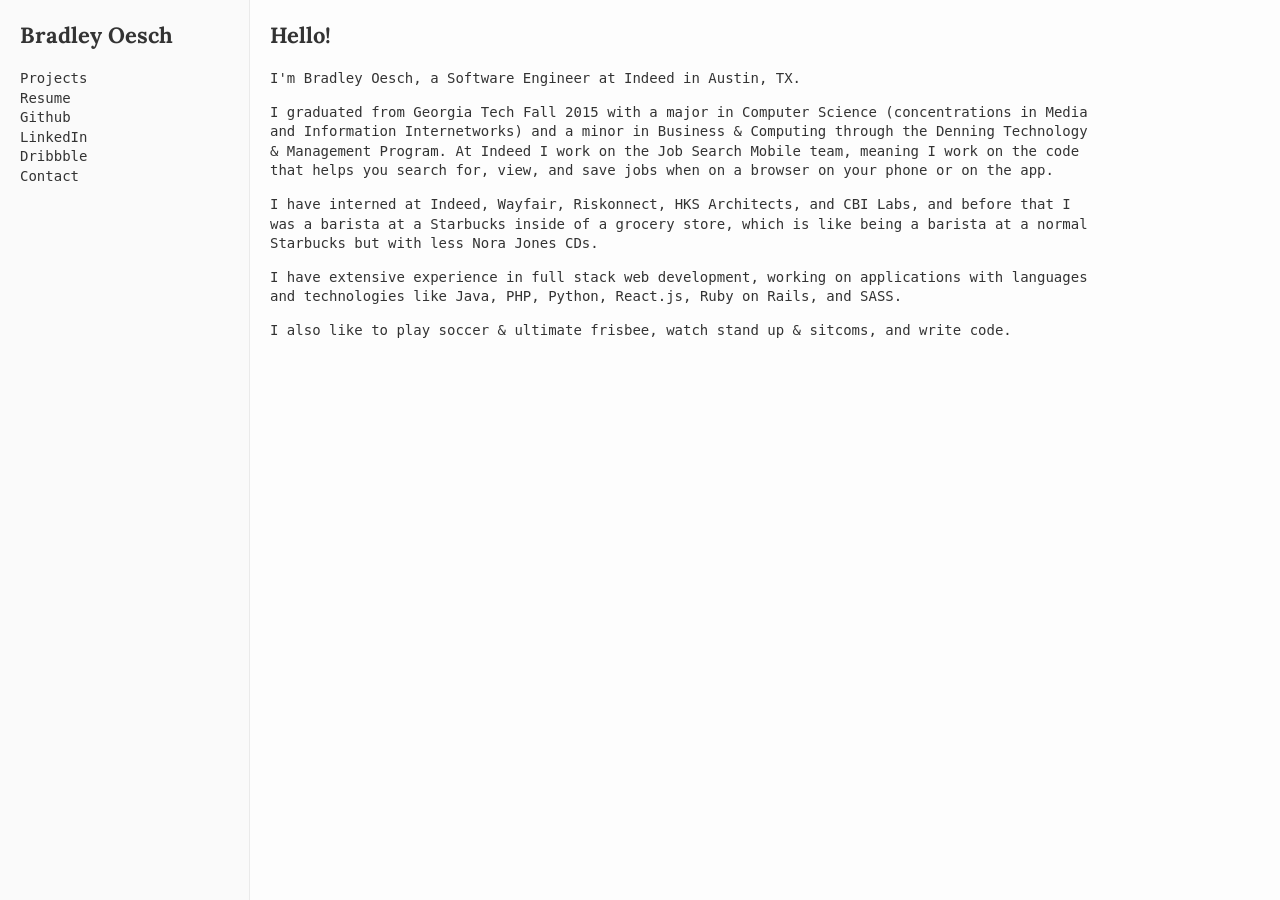
<file: index.html>
<!DOCTYPE html>
<html>
<head>
  <meta charset="utf-8" />
  <title>Bradley Oesch - Home</title>
  <meta name="description" content="Home website for Bradley Oesch">
  <meta name="viewport" content="width=device-width">
  <link rel="stylesheet" type="text/css" href="css/normalize.css">
  <link rel="stylesheet" href="css/styles.css">
  <link href='https://fonts.googleapis.com/css?family=Lora:400,700' rel='stylesheet' type='text/css'>
</head>
<body>
  <aside class="sidebar">
    <h2><a href="/">Bradley Oesch</a></h2>
    <nav>
      <ul>
        <li><a href="/projects">Projects</a></li>
        <li><a href="/resume">Resume</a></li>
        <li><a href="https://github.com/bradleyoesch/" target="_blank">Github</a></li>
        <li><a href="https://www.linkedin.com/pub/bradley-oesch/63/a98/45" target="_blank">LinkedIn</a></li>
        <li><a href="https://dribbble.com/BradleyOesch" target="_blank">Dribbble</a></li>
        <li><a href="mailto:bradley.oesch@gmail.com" target="_blank">Contact</a></li>
      </ul>
    </nav>
  </aside>
  <section class="main">
    <div class="main-subsection">
      <h2>Hello!</h2>

      <p>I'm Bradley Oesch, a Software Engineer at <a href="http://www.indeed.com/" target="_blank">Indeed</a> in Austin, TX.</p>

      <p>I graduated from <a href="http://espn.go.com/college-football/boxscore?gameId=400547779" target="_blank">Georgia Tech</a> Fall 2015 with a major in Computer Science (concentrations in Media and Information Internetworks) and a minor in Business & Computing through the <a href="http://www.scheller.gatech.edu/centers-initiatives/technology-management-program/" target="_blank">Denning Technology & Management Program</a>. At Indeed I work on the Job Search Mobile team, meaning I work on the code that helps you search for, view, and save jobs when on <a href="http://www.indeed.com/m/" target="_blank">a browser on your phone</a> or on <a href="http://www.indeed.com/mobile" target="_blank">the app</a>.</p>

      <p>I have interned at <a href="http://www.indeed.com/" target="_blank">Indeed</a>, <a href="http://www.wayfair.com/" target="_blank">Wayfair</a>, <a href="http://www.riskonnect.com/" target="_blank">Riskonnect</a>, <a href="http://www.hksinc.com/" target="_blank">HKS Architects</a>, and <a href="http://www.cbiskincare.com/" target="_blank">CBI Labs</a>, and before that I was a barista at a <a href="http://www.gannett-cdn.com/-mm-/675d1ddece3642a41c48fc2b95c53822944500cc/c%3D744-174-3000-1872%26r%3Dx404%26c%3D534x401/local/-/media/USATODAY/USATODAY/2014/02/24//1393300229000-Dumb-starbucks-7.jpg" target="_blank">Starbucks inside of a grocery store</a>, which is like being a barista at a normal Starbucks but with less <a href="https://open.spotify.com/album/1JvoMzqg04nC29gam4Qaiq" target="_blank">Nora Jones CDs</a>.</p>

      <p>I have extensive experience in full stack web development, working on applications with languages and technologies like <a href="http://tech.jonathangardner.net/wiki/Why_Java_Sucks" target="_blank">Java</a>, <a href="http://blog.codinghorror.com/php-sucks-but-it-doesnt-matter/" target="_blank">PHP</a>, <a href="http://amillioncodemonkeys.com/2012/07/15/python-sucks-hard/" target="_blank">Python</a>, <a href="https://www.pandastrike.com/posts/20150311-react-bad-idea" target="_blank">React.js</a>, <a href="http://beust.com/weblog/2006/04/06/why-ruby-on-rails-wont-become-mainstream/" target="_blank">Ruby on Rails</a>, and <a href="http://blog.millermedeiros.com/the-problem-with-css-pre-processors/" target="_blank">SASS</a>.</p>

      <p>I also like to play soccer & ultimate frisbee, watch <a href="https://www.youtube.com/watch?v=i7eWudERDgs" target="_blank">stand up</a> & <a href="https://www.youtube.com/watch?v=G9DRdR0prBY" target="_blank">sitcoms</a>, and <a href="https://github.com/bradleyoesch/" target="_blank">write code</a><a href="/cantcagethecage">.</a></p>
    </div>
  </section>
</body>
</html>
</file>
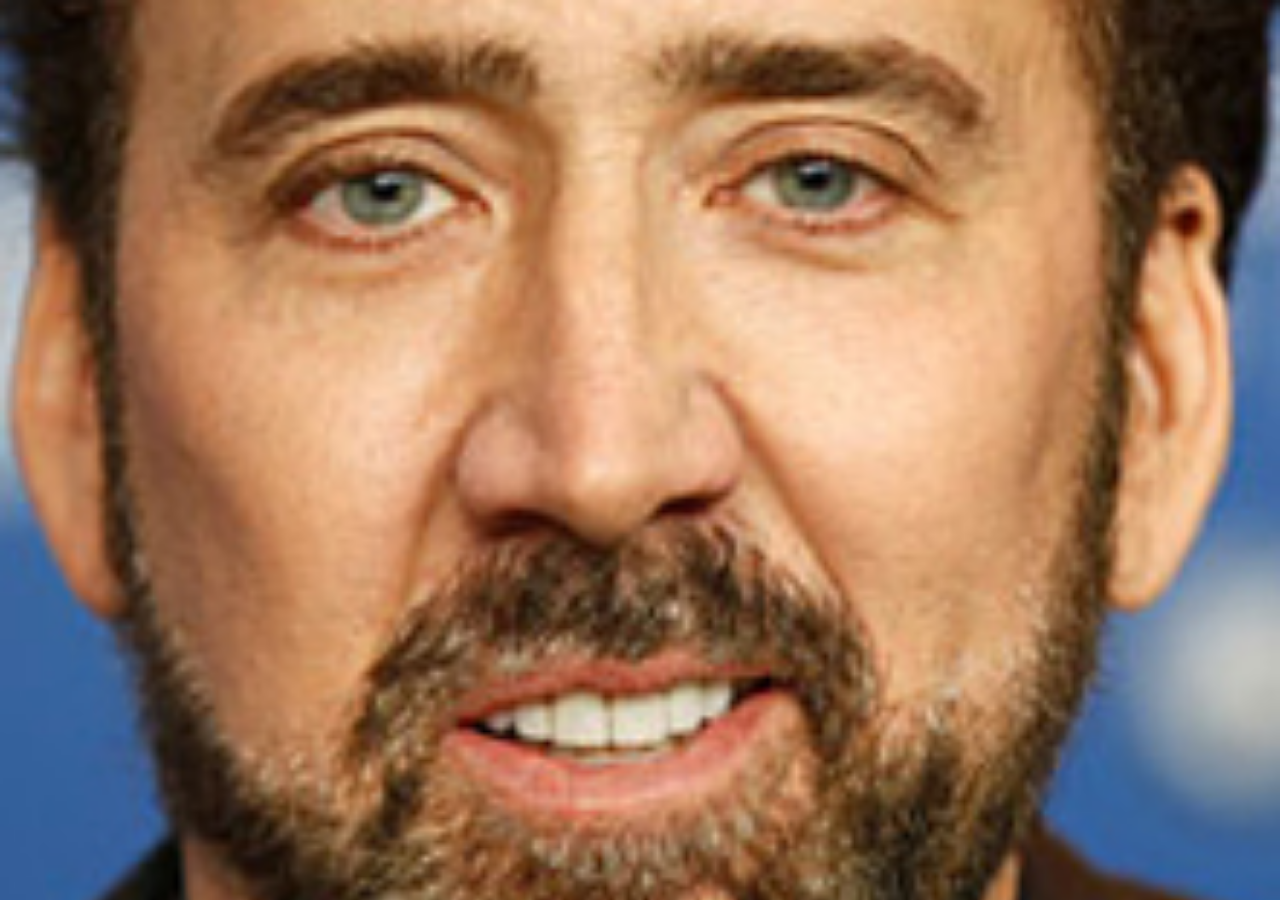
<file: cantcagethecage.html>
<!DOCTYPE html>
<html>
<head>
  <meta charset="utf-8" />
  <title>Bradley Oesch - Home</title>

  <!-- Google Analytics -->
  <script>
    (function(i,s,o,g,r,a,m){i['GoogleAnalyticsObject']=r;i[r]=i[r]||function(){
    (i[r].q=i[r].q||[]).push(arguments)},i[r].l=1*new Date();a=s.createElement(o),
    m=s.getElementsByTagName(o)[0];a.async=1;a.src=g;m.parentNode.insertBefore(a,m)
    })(window,document,'script','//www.google-analytics.com/analytics.js','ga');

    ga('create', 'UA-50778861-1', 'bradleyoesch.com');
    ga('send', 'pageview');
  </script>
  
  <style>
    body {
      background-image: url(img/his-cageness.jpg);
      background-repeat: no-repeat;
      background-size: 100%;
      background-position: 0% 35%;
      height: 100%;
      width: 100%;
      transition: all 0.3s ease;
    }

    /* Smartphones (portrait) */
    @media only screen 
    and (min-device-width : 320px) 
    and (max-device-width : 480px) 
    and (orientation : portrait) {
      body {
        background-position: 0% 0%;
      }
    }

    /* Large screens */
    @media only screen 
    and (min-width : 1824px) {
      body {
        background-position: 0% 30%;
      }
    }
  </style>
</head>
<body>
</body>
</html>
</file>
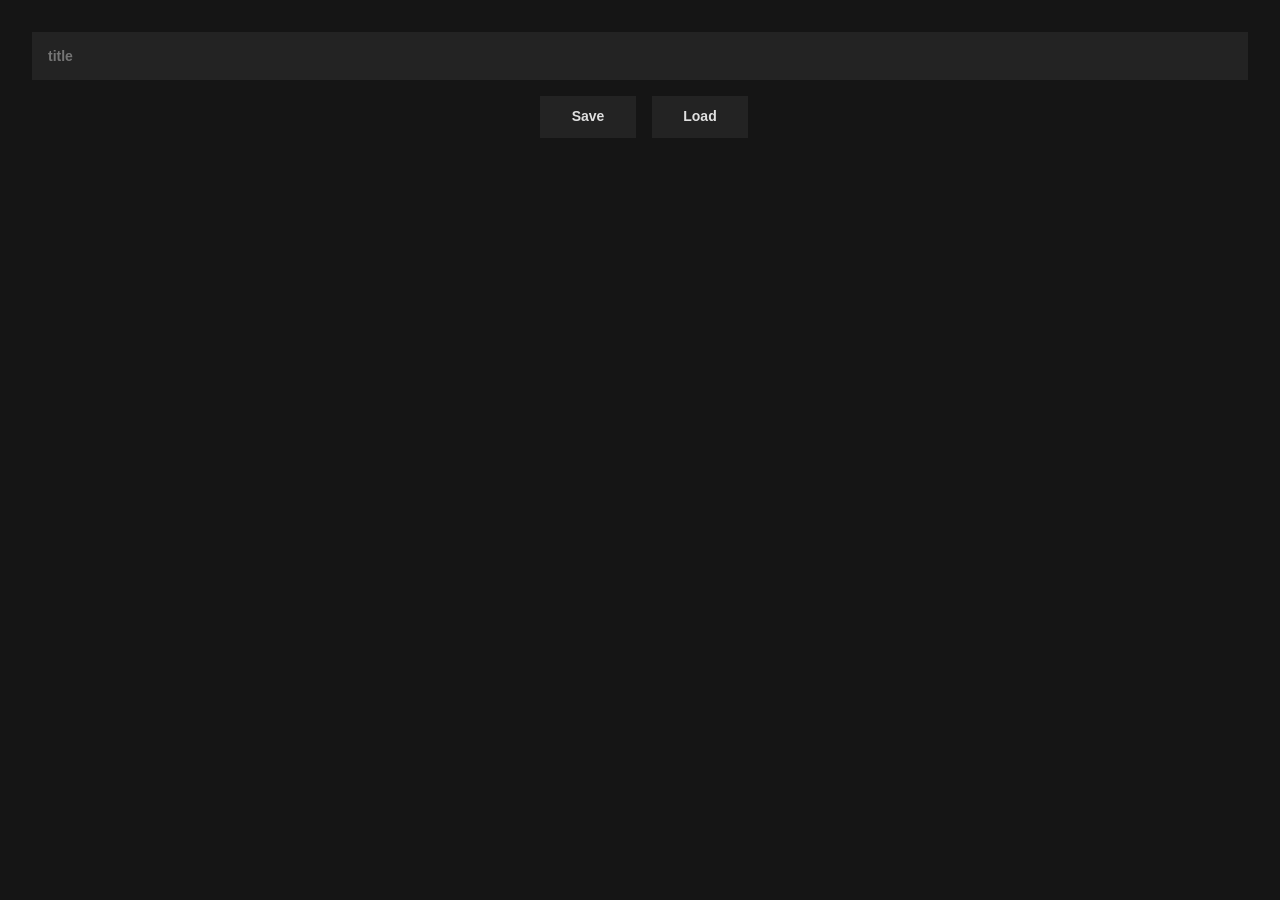
<file: jokes.html>
<!DOCTYPE html>
<html>
<head>
  <meta charset="utf-8">
  <title>Bradley Oesch - Jokes</title>
  <meta name="description" content="Jokes for Bradley Oesch">
  <meta name="viewport" content="width=device-width">
  <link rel="stylesheet" type="text/css" href="./css/normalize.css">
  <link rel="stylesheet" type="text/css" href="./css/jokes.css">

  <!-- [Deprecation] Element.createShadowRoot is deprecated and will be removed in M73, around March 2019. Please use Element.attachShadow instead. See https://www.chromestatus.com/features/4507242028072960 for more details. -->
  <script src="./scripts/sortable.js"></script>
  <script src="./scripts/jokes.js"></script>
</head>
<body>

  <div class="container">
    <div class="title">
      <input type="text" id="js-title_input" class="title_input" placeholder="title" />
    </div>
    <div id="js-joke--sortable" class="joke">
    <!--
      <div class="joke_block--container sortable">
        <div class="joke_block--margin sortable"></div>
        <div id="js-joke_block--sortable" class="joke+block">
          <input type="text" class="joke_line sortable" />
          <input type="text" class="joke_line sortable" />
        </div>
      </div>
    -->
    </div>
    <div class="buttons">
      <button class="button--cta button--save" onClick="saveJoke()">Save</button>
      <!-- <button class="button--cta" onClick="createJokeBlock(true)">Create Block</button> -->
      <button class="button--cta" onClick="loadOptions()">Load</button>
    </div>
    <div id="js-buttons--title" class="buttons"></div>
    <div class="combined"><textarea id="js-combined" class="combined_textarea" style="display:none;"></textarea></div>
    <br />
    <!-- <a href="https://jsbin.com/rapecajusu/edit?html,js,console,output" target="_blank">jsbin</a> -->
  </div>

  <script>
    const sortableContainer = document.getElementById('js-joke--sortable');
    Sortable.create(sortableContainer);
    const titleInput = document.getElementById('js-title_input');
    addTitleListeners(titleInput);

    // loadJoke('test');
  </script>
</body>
</html>
</file>
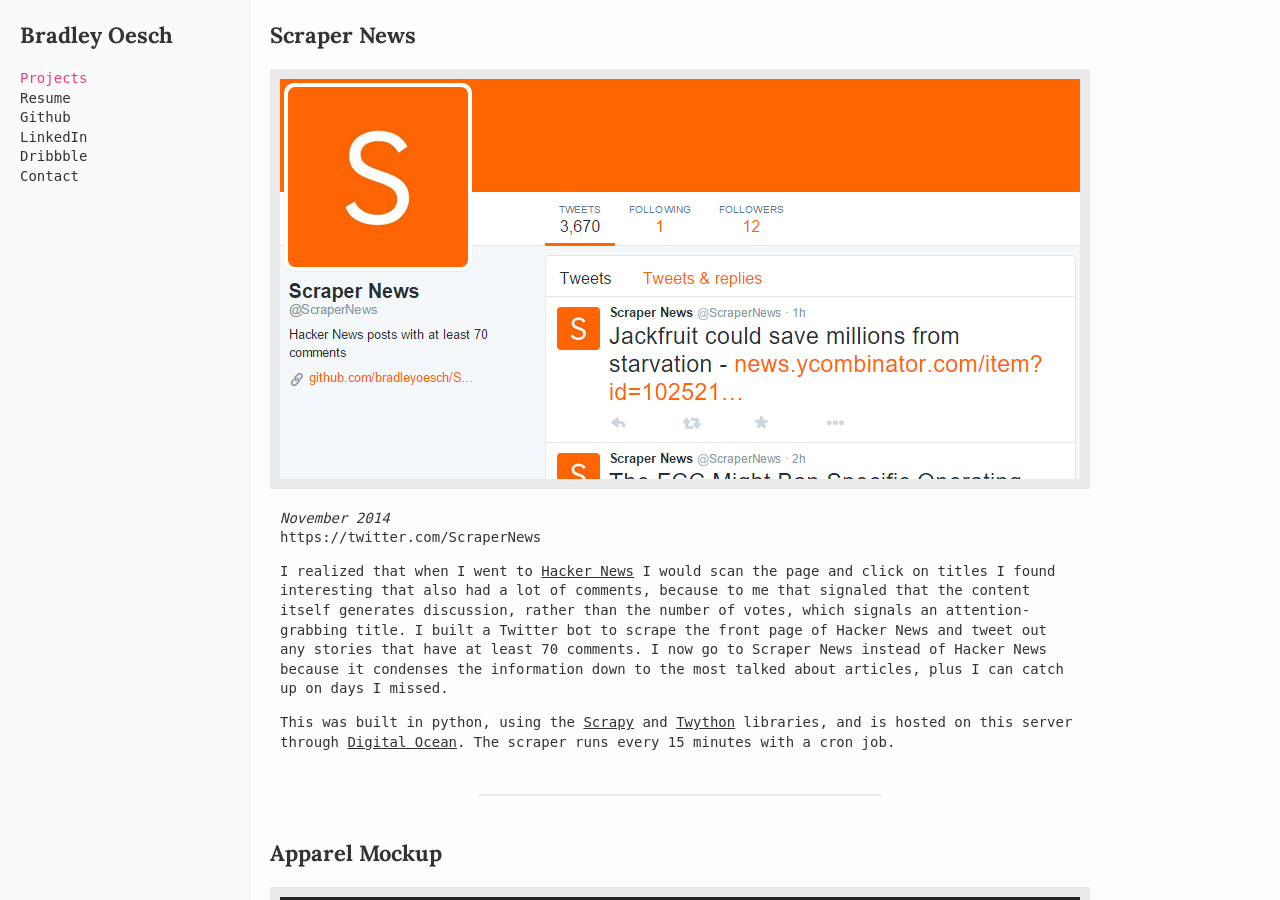
<file: projects.html>
<!DOCTYPE html>
<html>
<head>
  <meta charset="utf-8" />
  <title>Bradley Oesch - Projects</title>
  <meta name="description" content="Projects for Bradley Oesch">
  <meta name="viewport" content="width=device-width">
  <link rel="stylesheet" type="text/css" href="css/normalize.css">
  <link rel="stylesheet" href="css/styles.css">
  <link href='https://fonts.googleapis.com/css?family=Lora:400,700' rel='stylesheet' type='text/css'>
</head>
<body>
  <aside class="sidebar">
    <h2><a href="/">Bradley Oesch</a></h2>
    <nav>
      <ul>
        <li><a href="/projects" class="selected">Projects</a></li>
        <li><a href="/resume">Resume</a></li>
        <li><a href="https://github.com/bradleyoesch/" target="_blank">Github</a></li>
        <li><a href="https://www.linkedin.com/pub/bradley-oesch/63/a98/45" target="_blank">LinkedIn</a></li>
        <li><a href="https://dribbble.com/BradleyOesch" target="_blank">Dribbble</a></li>
        <li><a href="mailto:bradley.oesch@gmail.com" target="_blank">Contact</a></li>
      </ul>
    </nav>
  </aside>
  <section class="main">
    <div class="main-subsection">
      <div class="project">
        <a href="https://twitter.com/ScraperNews" target="_blank">
          <h2>Scraper News</h2>
        </a>
        <a href="https://twitter.com/ScraperNews" target="_blank">
          <img class="screenshot" src="img/scraper-news-screenshot.jpg" alt="Screenshot of Scraper News"/>
        </a>
        <p class="project-info">
          <em>November 2014</em>
          <br />
          <a href="https://twitter.com/ScraperNews" target="_blank">https://twitter.com/ScraperNews</a>
        </p>
        <p class="project-details">I realized that when I went to <a class="underline" href="http://news.ycombinator.com/" target="_blank">Hacker News</a> I would scan the page and click on titles I found interesting that also had a lot of comments, because to me that signaled that the content itself generates discussion, rather than the number of votes, which signals an attention-grabbing title. I built a Twitter bot to scrape the front page of Hacker News and tweet out any stories that have at least 70 comments. I now go to Scraper News instead of Hacker News because it condenses the information down to the most talked about articles, plus I can catch up on days I missed.</p>
        <p class="project-details">This was built in python, using the <a class="underline" href="http://scrapy.org/" target="_blank">Scrapy</a> and <a class="underline" href="https://twython.readthedocs.org/en/latest/" target="_blank">Twython</a> libraries, and is hosted on this server through <a class="underline" href="https://www.digitalocean.com/" target="_blank">Digital Ocean</a>. The scraper runs every 15 minutes with a cron job.</p>
      </div>
      <hr />
      <div class="project">
        <a href="http://apparelmockup.bigcartel.com/" target="_blank">
          <h2>Apparel Mockup</h2>
        </a>
        <a href="http://apparelmockup.bigcartel.com/" target="_blank">
          <img class="screenshot" src="img/mockups-screenshot.jpg" alt="Screenshot of Apparel Mockup"/>
        </a>
        <p class="project-info">
          <em>January 2011</em>
          <br />
          <a href="http://apparelmockup.bigcartel.com/" target="_blank">http://apparelmockup.bigcartel.com/</a>
        </p>
        <p class="project-details">In high school I spent a lot of time on a now defunct tee design forum (<a class="underline" href="http://www.emptees.com/" target="_blank">Emptees</a> and saw that many designers were either using poorly made or expensive shirt mockups. I decided to make my own high quality mockups with pictures I took, and sold them through an online marketplace. I have enjoyed a small, consistent stream of orders each month that over the last several years has resulted in a nice amount of extra money (that I now throw away on Ubers). Recently I have begun to accept custom mockup orders, where I create a mockup based on a client's own photography for their personal or commercial use.</p>
        <p class="project-details">These were made in Photoshop, with pictures taken way back before iPhone cameras were good.</p>
      </div>
    </div>
  </section>
</body>
</html>
</file>
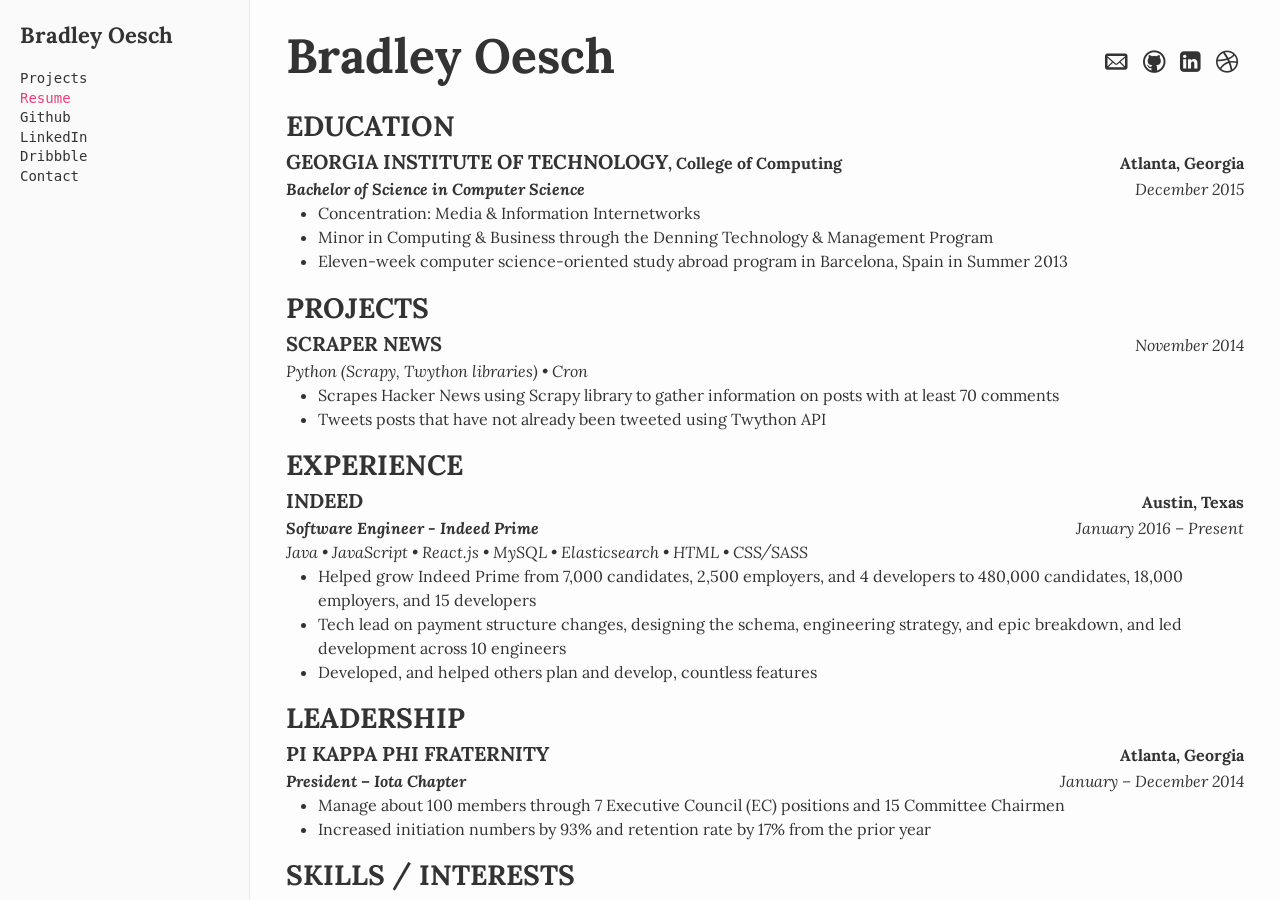
<file: resume.html>
<!DOCTYPE html>
<html>
<head>
  <meta charset="utf-8" />
  <title>Bradley Oesch - Home</title>
  <meta name="description" content="Home website for Bradley Oesch">
  <meta name="viewport" content="width=device-width">
  <link rel="stylesheet" type="text/css" href="css/normalize.css">
  <link rel="stylesheet" href="css/styles.css">
  <link rel="stylesheet" href="css/resume.css">
  <link href='https://fonts.googleapis.com/css?family=Lora:400,700' rel='stylesheet' type='text/css'>
</head>
<body>
  <aside class="sidebar no-print">
    <h2><a href="/">Bradley Oesch</a></h2>
    <nav>
      <ul>
        <li><a href="/projects">Projects</a></li>
        <li><a class="selected" href="/resume">Resume</a></li>
        <li><a href="https://github.com/bradleyoesch/" target="_blank">Github</a></li>
        <li><a href="https://www.linkedin.com/pub/bradley-oesch/63/a98/45" target="_blank">LinkedIn</a></li>
        <li><a href="https://dribbble.com/BradleyOesch" target="_blank">Dribbble</a></li>
        <li><a href="mailto:bradley.oesch@gmail.com" target="_blank">Contact</a></li>
      </ul>
    </nav>
  </aside>
  <section class="main">
    <div class="resume">
      <div class="header split_left_right">
        <span>
          <h1 class="name"><a href="/" target="_blank">Bradley Oesch</a></h1>
        </span>
        <span class="icons">
          <a class="icon-contact icon" href="mailto:bradley.oesch@gmail.com" target="_blank"></a>
          <a class="icon-codez icon" href="https://github.com/bradleyoesch/" target="_blank"></a>
          <a class="icon-work icon" href="https://www.linkedin.com/pub/bradley-oesch/63/a98/45" target="_blank"></a>
          <a class="icon-art icon" href="https://dribbble.com/BradleyOesch" target="_blank"></a>
          <!-- <a class="icon-download icon" href="files/Resume - Bradley Oesch.pdf" download></a> -->
        </span>
      </div>

      <!--
      <div class="section">
        <h2>Objective</h2>
        <div class="subsection">
          <p>I don't want a job.</p>
        </div>
      </div>
      -->

      <div class="section">
        <h2>Education</h2>
        <div class="subsection">
          <div class="company_info split_left_right">
            <span><a class="subject" href="http://www.gatech.edu/" target="_blank">Georgia Institute of Technology</a>, College of Computing</span>
            <span class="location">Atlanta, Georgia</span>
          </div>
          <div class="split_left_right">
            <span class="title">Bachelor of Science in Computer Science</span>
            <span class="date">December 2015</span>
          </div>
          <ul>
            <li>
              <div>
                <span>Concentration: Media & Information Internetworks</span>
              </div>
            </li>
            <li>Minor in Computing & Business through the <a href="http://www.scheller.gatech.edu/centers-initiatives/technology-management-program/" target="_blank">Denning Technology & Management Program</a></li>
            <li>Eleven-week computer science-oriented study abroad program in Barcelona, Spain in Summer 2013</li>
          </ul>
        </div>
      </div>

      <div class="section">
        <h2>Projects</h2>
        <div class="subsection">
          <div class="project_info split_left_right">
            <span><a class="subject" href="https://www.twitter.com/ScraperNews" target="_blank">Scraper News</a></span>
            <span class="date">November 2014</span>
          </div>
          <div>
            <span class="technologies">Python (Scrapy, Twython libraries) • Cron</span>
          </div>
          <ul>
            <li>Scrapes Hacker News using Scrapy library to gather information on posts with at least 70 comments</li>
            <li>Tweets posts that have not already been tweeted using Twython API</li>
          </ul>
        </div>
      </div>

      <div class="section">
        <h2>Experience</h2>
        <div class="subsection">
          <div class="company_info split_left_right">
            <span><a class="subject" href="http://www.indeed.com/" target="_blank">Indeed</a></span>
            <span class="location">Austin, Texas</span>
          </div>
          <div class="split_left_right">
            <span class="title">Software Engineer - <a href="https://indeed.com/prime?isid=bradleyoesch_com&ikw=resume_html_exp_title" target="_blank">Indeed Prime</a></span>
            <span class="date">January 2016 – Present</span>
          </div>
          <div>
            <span class="technologies">Java • JavaScript • React.js • MySQL • Elasticsearch • HTML • CSS<span class="slash">/</span>SASS</span>
          </div>
          <ul>
            <li>Helped grow Indeed Prime from 7,000 candidates, 2,500 employers, and 4 developers to 480,000 candidates, 18,000 employers, and 15 developers</li>
            <li>Tech lead on payment structure changes, designing the schema, engineering strategy, and epic breakdown, and led development across 10 engineers</li>
            <li>Developed, and helped others plan and develop, countless features</li>
          </ul>
        </div>
      </div>


      <div class="section">
        <h2>Leadership</h2>
        <div class="subsection">
          <div class="company_info split_left_right">
            <span><a class="subject" href="http://www.pikapp.net/" target="_blank">Pi Kappa Phi Fraternity</a></span>
            <span class="location">Atlanta, Georgia</span>
          </div>
          <div class="split_left_right">
            <span class="title">President – Iota Chapter</span>
            <span class="date">January – December 2014</span>
          </div>
          <ul>
            <li>Manage about 100 members through 7 Executive Council (EC) positions and 15 Committee Chairmen</li>
            <li>Increased initiation numbers by 93% and retention rate by 17% from the prior year</li>
          </ul>
        </div>
      </div>

      <div class="section">
        <h2>Skills <span class="slash">/</span> Interests</h2>
        <div class="subsection">
          <table class="skills_table">
            <tr>
              <td>Proficient:</td>
              <td>Java, JavaScript, React.js, SQL, Google Protobuf, Spring, CSS<span class="slash">/</span>SASS, HTML</td>
            </tr>
            <tr>
              <td>Familiar:</td>
              <td>MongoDB, Elasticsearch, Python, Django Framework</td>
            </tr>
            <tr>
              <td>Tools:</td>
              <td>IntelliJ, Jenkins, Git, JIRA, Apache Ant, Photoshop, Illustrator</td>
            </tr>
            <tr>
              <td>Interests:</td>
              <td>Stand up comedy, graphic design, skydiving, soccer</td>
            </tr>
          </table>
        </div>
      </div>
    </div>
  </section>
</body>
</html>
</file>
<file: css/styles.css>
*, *:before, *:after {
  -webkit-box-sizing: border-box;
     -moz-box-sizing: border-box;
          box-sizing: border-box;
}
html, body {
  width: 100%;
  height: 100%;
}

body {
  font-family: Consolas, Monaco, monospace;
  font-size: 14px;
  line-height: 1.4;
  color: #333333;
  background-color: #fdfdfd;
  margin: 0;
  padding: 0;
}

iframe {
  border: none;
  width: 100%;
  height: 100%;
}

h1, h2, h3, h4, h5, h6 {
  margin-top: 0;
  font-family: Lora;
  font-weight: 700;
}

h1 {
  font-size: 26px;
}

h2 {
  font-size: 22px;
}

h3 {
  font-size: 18px;
  display: inline-block;
}

hr {
  border: 1px solid #eaeaea;
  width: 400px;
  margin: 3em auto;
}

nav ul {
  list-style-type: none;
  margin: 0;
  padding: 0;
}

a, a:active, a:focus, a:visited {
  color: #333333;
  text-decoration: none;
}

a:hover, a.selected {
  color: #eb3d7a;
  text-decoration: none;
}

a.selected:hover {
  color: #bd1550;
}

a.underline {
  text-decoration: underline;
}

.screenshot:hover {
  background-color: #d1d1d1;
}

.sidebar {
  display: inline-block;
  position: relative;
  width: 250px;
  height: 100%;
  float: left;
  background-color: #fafafa;
  border-right: 1px solid #eaeaea;
  padding: 20px;
}

.main {
  display: inline-block;
  background-color: #fdfdfd;
  float: left;
  padding: 20px;
  width: calc(100% - 250px);
  height: 100%;
  overflow-y: scroll;
}
.main-subsection {
  width: 820px;
}

.screenshot {
  background-color: #eaeaea;
  padding: 10px;
}

.project p {
  padding: 0 10px;
  word-wrap: break-word;
}

@media screen and (max-width: 1100px) {
  .sidebar {
    width: 150px;
  }

  .main {
    width: calc(100% - 150px);
  }
}

@media screen and (max-width: 1000px) {
  .main-subsection {
    width: 100%;
  }

  .screenshot {
    width: 100%;
    max-width: 800px;
  }
}

@media screen and (max-width: 640px) {
  .sidebar {
    width: 100%;
    height: auto;
    border-right: none;
    border-bottom: 1px solid #eaeaea;
  }

  nav li {
    display: inline;
  }

  .main {
    width: 100%;
    clear: left;
    overflow: inherit;
  }

  .main-subsection {
    width: auto;
    padding-bottom: 10px;
  }

  .screenshot {
    width: 100%;
    padding: 5px;
  }

  .project p {
    padding: 0;
  }
  hr {
    width: 200px;
  }
}
</file>
<file: css/jokes.css>
/*************
 * variables *
 *************/
/**********
 * global *
 **********/
html {
  box-sizing: border-box; }

*, *:before, *:after {
  box-sizing: border-box; }

html, body {
  background: #151515;
  color: #e0e0e0;
  font-family: Helvetica, Arial, sans-serif;
  font-size: 16px;
  line-height: 1.25;
  width: 100%;
  height: 100%;
  margin: 0;
  padding: 0; }

/********
 * tags *
 ********/
button {
  background: #232323;
  color: #e0e0e0;
  border: 0;
  font-size: .875rem;
  font-weight: bold;
  padding: .75rem 1.75rem;
  min-width: 6rem; }
  button:hover, button:focus {
    outline: none;
    border-color: #9a9a9a; }

input[type="text"], textarea {
  display: block;
  font-size: 1rem;
  font-size: .875rem;
  width: 100%;
  padding: 1rem;
  border: 0;
  background: #232323;
  color: #e0e0e0; }
  input[type="text"]:focus, textarea:focus {
    outline: none;
    border-color: #9a9a9a; }

/***********
 * classes *
 ***********/
.sortable {
  cursor: grab; }

.container {
  padding: 2rem;
  margin: 0; }

.title {
  margin-bottom: 1rem; }
  .title_input {
    font-weight: bold;
    margin-left: auto;
    margin-right: auto; }
    .title_input.invalid {
      border-color: #6f3c3c; }

.joke {
  margin-bottom: 1rem; }
  .joke_block--container {
    display: flex;
    justify-content: space-between;
    align-items: stretch;
    border: 0;
    border-radius: 2px;
    transition: all 0.2s ease-out;
    background-color: #232323;
    margin-bottom: .5rem; }
    .joke_block--container.sortable-chosen {
      background-color: #232323; }
    .joke_block--container .joke_block--margin {
      flex: 0 0 2rem;
      z-index: 1; }
    .joke_block--container .joke_block {
      flex: 1 0 0;
      margin-left: -2rem;
      transition: all 0.2s ease-out; }
      .joke_block--container .joke_block.active {
        margin-left: 0; }
      .joke_block--container .joke_block .joke_line.todo {
        border-left: 3px solid #94901f;
        padding-left: calc(1rem - 3px); }

.buttons {
  display: flex;
  flex-wrap: wrap;
  justify-content: center;
  margin-bottom: 1rem; }
  .buttons .button--cta, .buttons .button--title {
    margin: 0 .5rem 1rem; }
    .buttons .button--cta:last-child, .buttons .button--title:last-child {
      margin-right: 0; }
  .buttons .button--save {
    position: relative; }
    .buttons .button--save:after {
      content: '\2713';
      position: absolute;
      right: 10px;
      transition: all ease-out 0.1s;
      opacity: 0;
      color: #94901f; }
    .buttons .button--save:focus:after {
      opacity: 1; }

.combined_textarea {
  height: 10rem; }

/*# sourceMappingURL=jokes.css.map */
</file>
<file: css/resume.css>
@charset "UTF-8";
@media print {
  .main {
    width: 100%; }

  .no-print, .no-print * {
    display: none !important; } }
strong {
  font-weight: 700; }

.resume {
  font: 400 12px/1.35 'Lora', Georgia, serif;
  color: #333333;
  margin: auto 0;
  padding: 0 1rem; }
  .resume h1 {
    font-size: 3rem; }
  .resume h2 {
    font-size: 1.75rem;
    text-transform: uppercase; }
  .resume h1, .resume h2 {
    font-weight: 700;
    margin: 0; }
  .resume a {
    color: #333333;
    text-decoration: none; }
    .resume a:hover {
      border-bottom: 2px solid black;
      color: #333333; }
  .resume p {
    margin: 0; }
  .resume ul {
    margin: 0;
    -webkit-padding-start: 2rem; }

.name {
  display: inline-block;
  margin-top: 0; }
  .name a {
    display: inline-block;
    line-height: 2.75rem; }
    .name a:hover {
      border-width: 4px; }

.section {
  margin-top: .83rem; }

.subsection:nth-of-type(n+2) {
  /* all except first */
  margin-top: .5rem; }

.icons {
  margin-top: 1.5rem; }

a.icon {
  text-decoration: none;
  padding: .35rem; }
  a.icon:hover {
    border-bottom: 2px solid black; }

.split_left_right {
  width: 100%; }
  .split_left_right > :first-child {
    display: inline-block;
    max-width: 75%; }
  .split_left_right > :last-child {
    float: right;
    text-align: right; }

.company_info {
  font-weight: bold; }

.company_info > :last-child,
.project_info > :last-child {
  position: relative;
  top: .25rem; }

.project_info a {
  font-weight: bold; }

.subject {
  text-transform: uppercase;
  font-size: 1.25rem; }

.title {
  font-weight: bold;
  font-style: italic; }

.technologies {
  font-style: italic; }

.date {
  font-style: italic; }

.slash {
  position: relative;
  bottom: .1em;
  /* using em so it's relative to size (I think) */ }

.skills_table {
  width: 100%; }
  .skills_table tr td:first-child {
    font-weight: bold; }
  .skills_table tr td:last-child {
    padding-left: .3rem; }

@media screen and (min-width: 480px) {
  .resume {
    font-size: 14px;
    line-height: 1.4; } }
@media screen and (min-width: 640px) {
  .resume {
    font-size: 16px;
    line-height: 1.5; } }
@font-face {
  font-family: 'fontello';
  src: url("../fonts/fontello.eot?32906028");
  src: url("../fonts/fontello.eot?32906028#iefix") format("embedded-opentype"), url("../fonts/fontello.woff?32906028") format("woff"), url("../fonts/fontello.ttf?32906028") format("truetype"), url("../fonts/fontello.svg?32906028#fontello") format("svg");
  font-weight: normal;
  font-style: normal; }
[class^="icon-"]:before, [class*=" icon-"]:before {
  font-family: "fontello";
  font-style: normal;
  font-weight: normal;
  speak: none;
  display: inline-block;
  text-decoration: inherit;
  text-align: center;
  /* For safety - reset parent styles, that can break glyph codes*/
  font-variant: normal;
  text-transform: none;
  /* you can be more comfortable with increased icons size */
  font-size: 1.5rem; }

.icon-work:before {
  content: '\e800'; }

/* '' */
.icon-art:before {
  content: '\e803'; }

/* '' */
.icon-download:before {
  content: '\e804'; }

/* '' */
.icon-codez:before {
  content: '\e807'; }

/* '' */
.icon-contact:before {
  content: '\e808'; }

/* '' */

/*# sourceMappingURL=resume.css.map */
</file>
